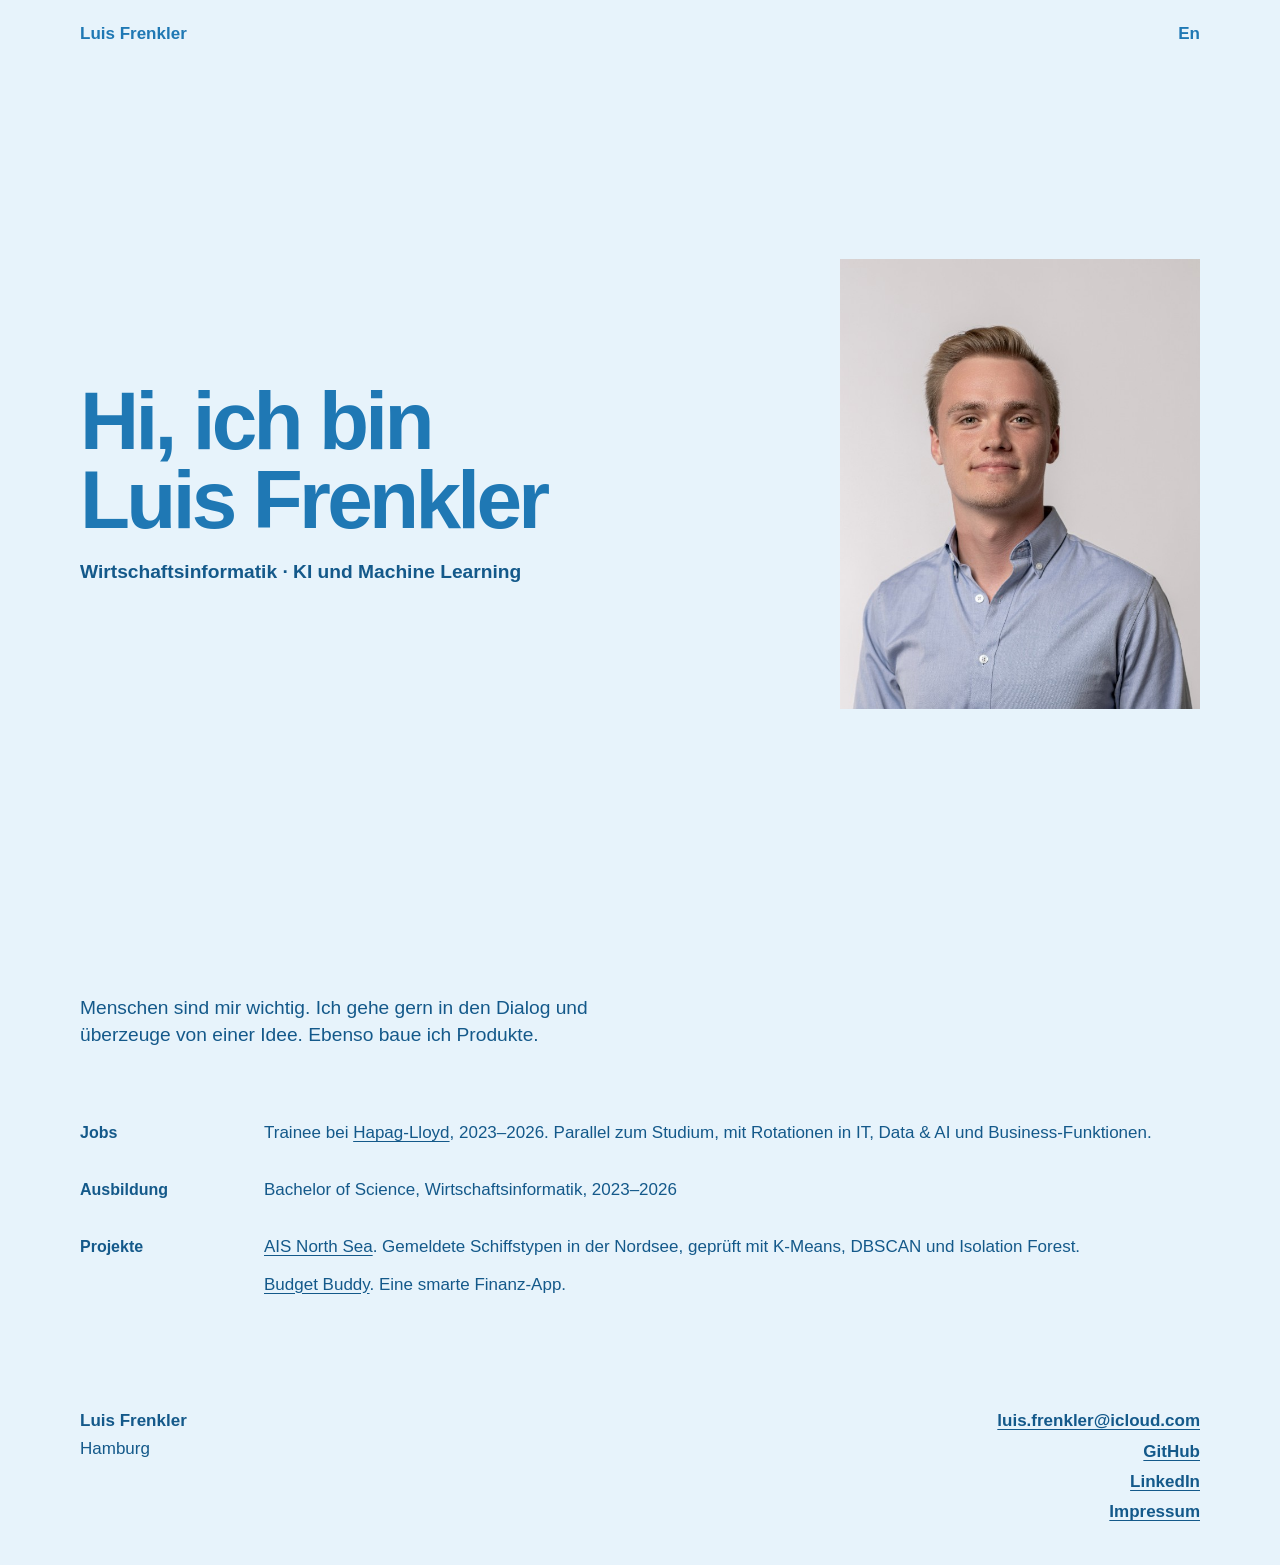
<file: index.html>
<!DOCTYPE html>
<html lang="de">
<head>
  <meta charset="utf-8">
  <meta name="viewport" content="width=device-width, initial-scale=1">
  <title>Luis Frenkler</title>
  <meta name="description" content="Luis Frenkler. Dialog, Produkte, KI und Machine Learning.">
  <link rel="stylesheet" href="styles.css">
  <link rel="alternate" hreflang="en" href="en.html">
</head>
<body>
  <div class="page">
    <div class="first" id="top">
      <header>
        <a class="name" href="index.html">Luis Frenkler</a>
        <a class="lang" href="en.html" hreflang="en">En</a>
      </header>
      <section class="hero">
        <div>
          <h1>Hi, ich bin<br>Luis Frenkler</h1>
          <p class="role">Wirtschaftsinformatik · KI und Machine Learning</p>
        </div>
        <img class="portrait" src="portrait.jpg" alt="Luis Frenkler">
      </section>
    </div>

    <main>
      <p class="intro">
        Menschen sind mir wichtig. Ich gehe gern in den Dialog und überzeuge von einer Idee.
        Ebenso baue ich Produkte.
      </p>

      <section class="now">
        <h2>Jobs</h2>
        <p>Trainee bei <a href="https://www.hapag-lloyd.com/">Hapag-Lloyd</a>, 2023–2026. Parallel zum Studium, mit Rotationen in IT, Data &amp; AI und Business-Funktionen.</p>
        <h2>Ausbildung</h2>
        <p>Bachelor of Science, Wirtschaftsinformatik, 2023–2026</p>
        <h2>Projekte</h2>
        <div>
          <p>
            <a href="https://github.com/LuisFrenkler/ais-nordsee-anomaly-detection">AIS North Sea</a>.
            Gemeldete Schiffstypen in der Nordsee, geprüft mit K-Means, DBSCAN und Isolation Forest.
          </p>
          <p><a href="https://github.com/LuisFrenkler/budget-buddy">Budget Buddy</a>. Eine smarte Finanz-App.</p>
        </div>
      </section>
    </main>

    <footer>
      <div>
        <div>Luis Frenkler</div>
        <p class="place">Hamburg</p>
      </div>
      <ul>
        <li><a href="mailto:luis.frenkler@icloud.com">luis.frenkler@icloud.com</a></li>
        <li><a href="https://github.com/LuisFrenkler" rel="me">GitHub</a></li>
        <li><a href="https://www.linkedin.com/in/luisfrenkler/" rel="me">LinkedIn</a></li>
        <li><a href="impressum.html">Impressum</a></li>
      </ul>
    </footer>
  </div>
</body>
</html>
</file>
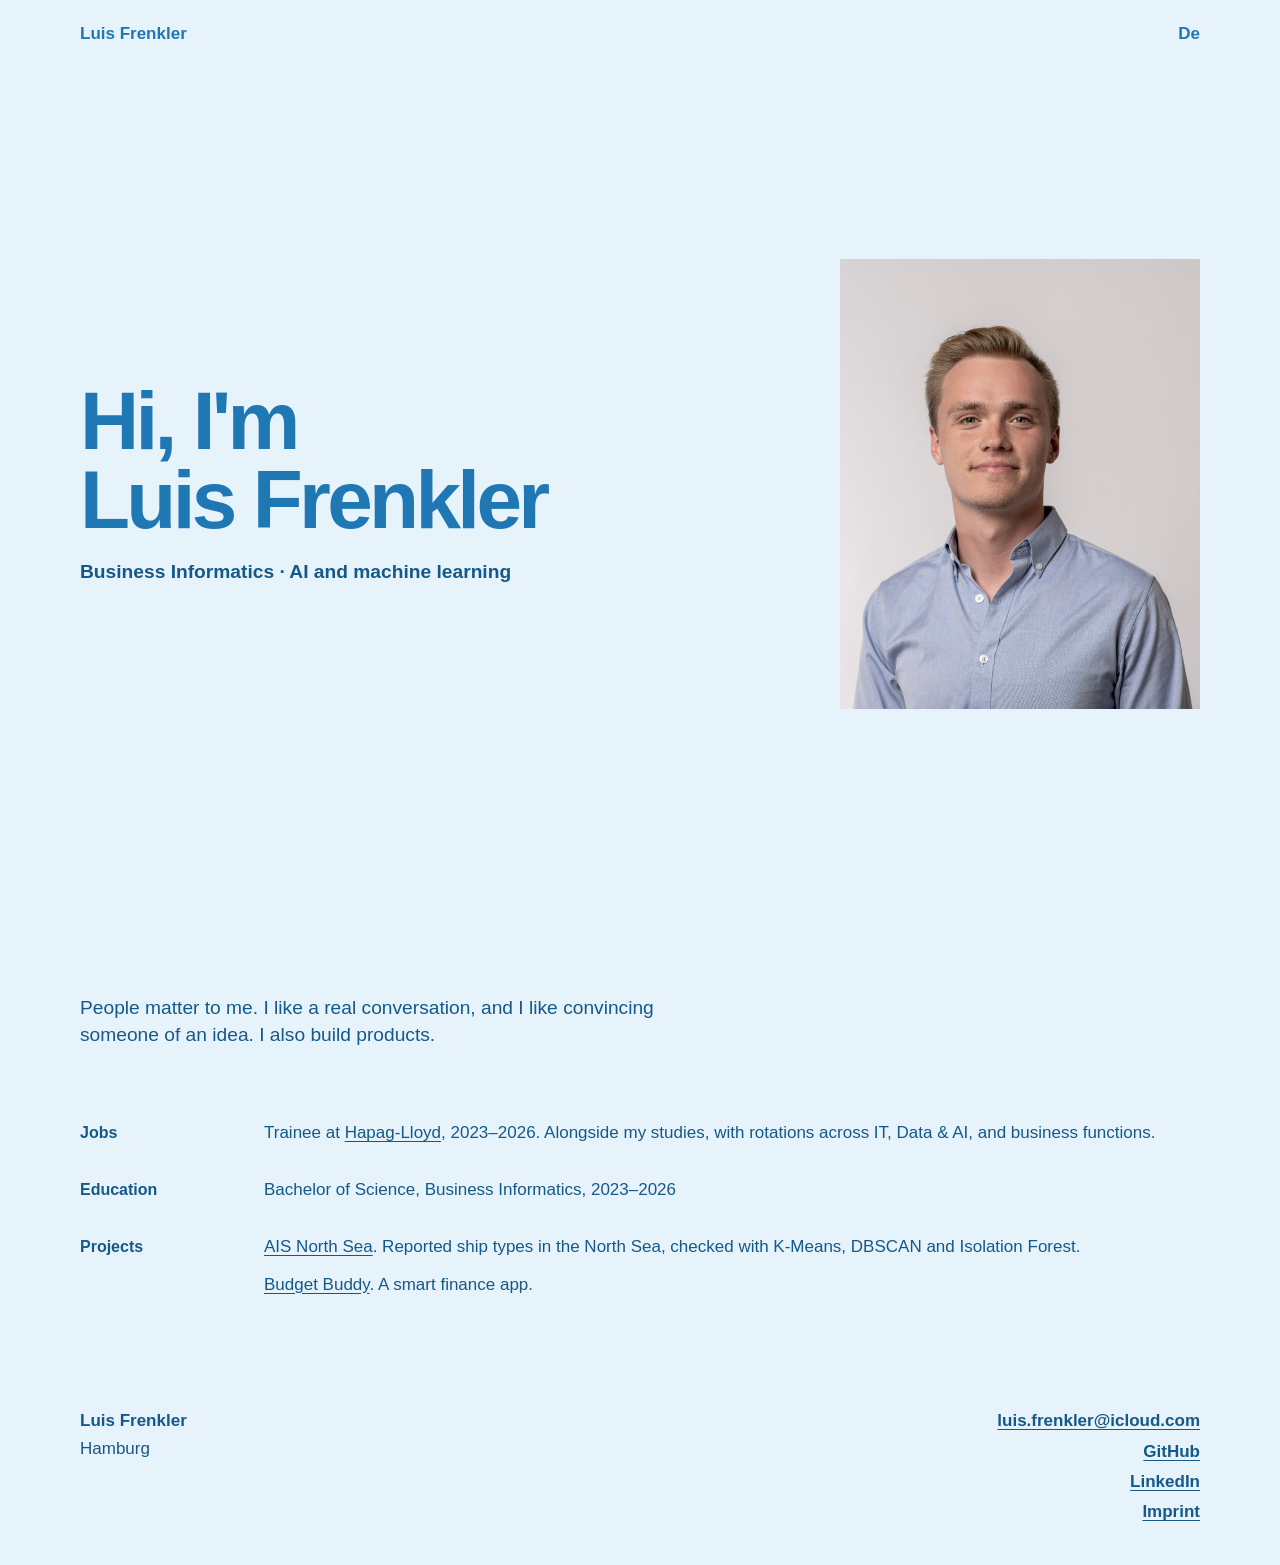
<file: en.html>
<!DOCTYPE html>
<html lang="en">
<head>
  <meta charset="utf-8">
  <meta name="viewport" content="width=device-width, initial-scale=1">
  <title>Luis Frenkler</title>
  <meta name="description" content="Luis Frenkler. Conversation, products, AI and machine learning.">
  <link rel="stylesheet" href="styles.css">
  <link rel="alternate" hreflang="de" href="index.html">
</head>
<body>
  <div class="page">
    <div class="first" id="top">
      <header>
        <a class="name" href="en.html">Luis Frenkler</a>
        <a class="lang" href="index.html" hreflang="de">De</a>
      </header>
      <section class="hero">
        <div>
          <h1>Hi, I'm<br>Luis Frenkler</h1>
          <p class="role">Business Informatics · AI and machine learning</p>
        </div>
        <img class="portrait" src="portrait.jpg" alt="Luis Frenkler">
      </section>
    </div>

    <main>
      <p class="intro">
        People matter to me. I like a real conversation, and I like convincing someone of an idea.
        I also build products.
      </p>

      <section class="now">
        <h2>Jobs</h2>
        <p>Trainee at <a href="https://www.hapag-lloyd.com/">Hapag-Lloyd</a>, 2023–2026. Alongside my studies, with rotations across IT, Data &amp; AI, and business functions.</p>
        <h2>Education</h2>
        <p>Bachelor of Science, Business Informatics, 2023–2026</p>
        <h2>Projects</h2>
        <div>
          <p>
            <a href="https://github.com/LuisFrenkler/ais-nordsee-anomaly-detection">AIS North Sea</a>.
            Reported ship types in the North Sea, checked with K-Means, DBSCAN and Isolation Forest.
          </p>
          <p><a href="https://github.com/LuisFrenkler/budget-buddy">Budget Buddy</a>. A smart finance app.</p>
        </div>
      </section>
    </main>

    <footer>
      <div>
        <div>Luis Frenkler</div>
        <p class="place">Hamburg</p>
      </div>
      <ul>
        <li><a href="mailto:luis.frenkler@icloud.com">luis.frenkler@icloud.com</a></li>
        <li><a href="https://github.com/LuisFrenkler" rel="me">GitHub</a></li>
        <li><a href="https://www.linkedin.com/in/luisfrenkler/" rel="me">LinkedIn</a></li>
        <li><a href="impressum.html">Imprint</a></li>
      </ul>
    </footer>
  </div>
</body>
</html>
</file>
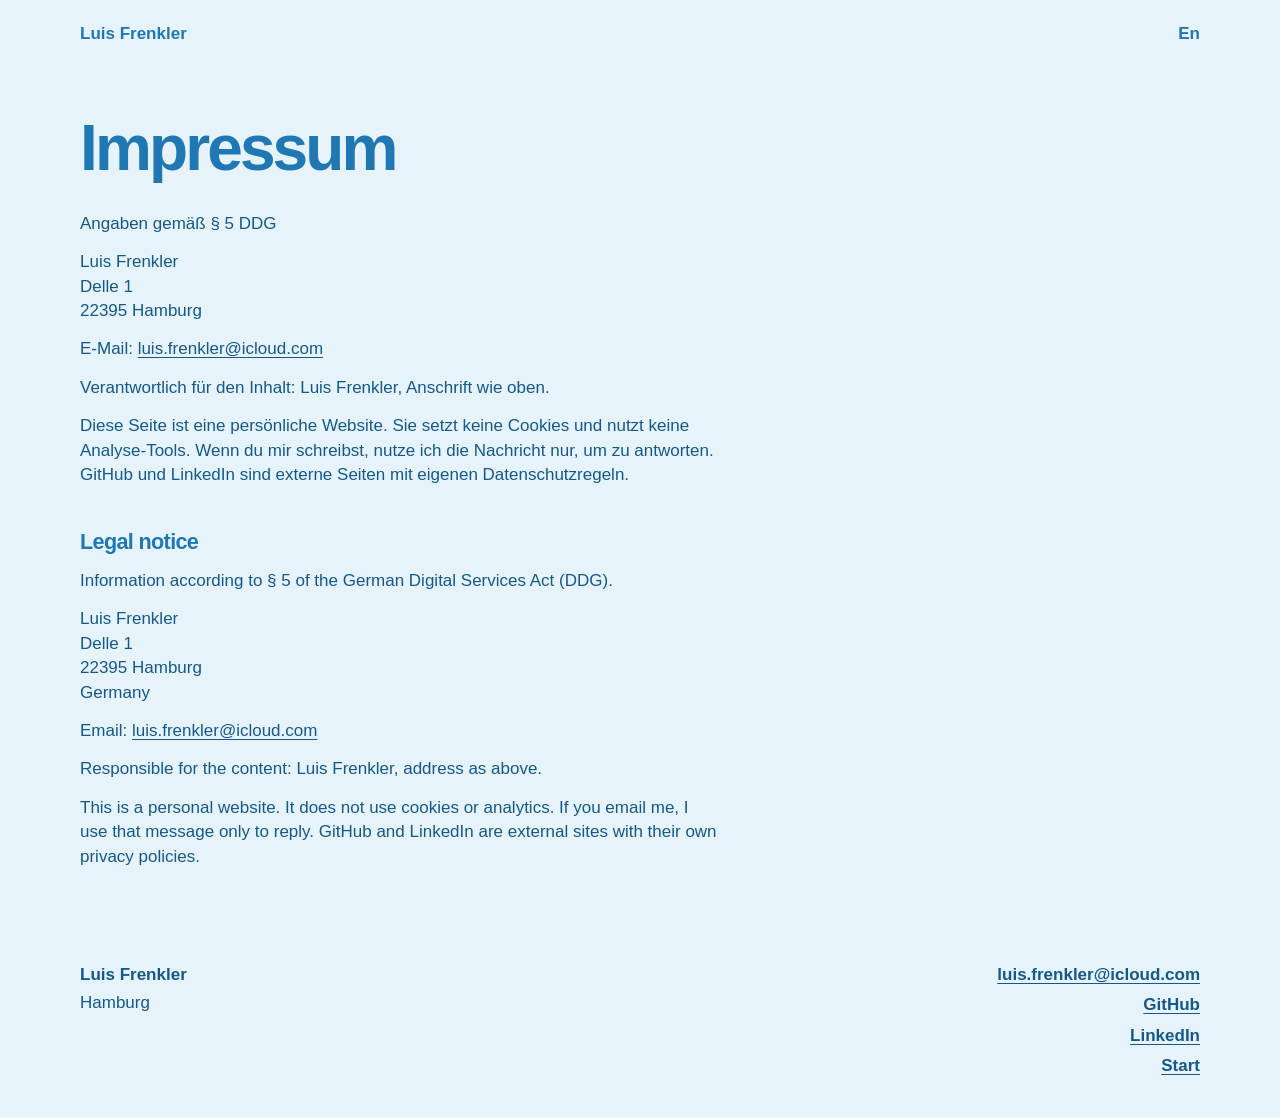
<file: impressum.html>
<!DOCTYPE html>
<html lang="de">
<head>
  <meta charset="utf-8">
  <meta name="viewport" content="width=device-width, initial-scale=1">
  <title>Impressum · Luis Frenkler</title>
  <meta name="description" content="Impressum und Kontakt von Luis Frenkler, Hamburg.">
  <link rel="stylesheet" href="styles.css">
</head>
<body>
  <div class="page">
    <header>
      <a class="name" href="index.html">Luis Frenkler</a>
      <a class="lang" href="en.html" hreflang="en">En</a>
    </header>

    <main class="legal">
      <h1>Impressum</h1>
      <p>Angaben gemäß § 5 DDG</p>
      <p>
        Luis Frenkler<br>
        Delle 1<br>
        22395 Hamburg
      </p>
      <p>E-Mail: <a href="mailto:luis.frenkler@icloud.com">luis.frenkler@icloud.com</a></p>
      <p>Verantwortlich für den Inhalt: Luis Frenkler, Anschrift wie oben.</p>
      <p>
        Diese Seite ist eine persönliche Website. Sie setzt keine Cookies und nutzt keine
        Analyse-Tools. Wenn du mir schreibst, nutze ich die Nachricht nur, um zu antworten.
        GitHub und LinkedIn sind externe Seiten mit eigenen Datenschutzregeln.
      </p>

      <h2>Legal notice</h2>
      <p>Information according to § 5 of the German Digital Services Act (DDG).</p>
      <p>
        Luis Frenkler<br>
        Delle 1<br>
        22395 Hamburg<br>
        Germany
      </p>
      <p>Email: <a href="mailto:luis.frenkler@icloud.com">luis.frenkler@icloud.com</a></p>
      <p>Responsible for the content: Luis Frenkler, address as above.</p>
      <p>
        This is a personal website. It does not use cookies or analytics. If you email me,
        I use that message only to reply. GitHub and LinkedIn are external sites with their
        own privacy policies.
      </p>
    </main>

    <footer>
      <div>
        <div>Luis Frenkler</div>
        <p class="place">Hamburg</p>
      </div>
      <ul>
        <li><a href="mailto:luis.frenkler@icloud.com">luis.frenkler@icloud.com</a></li>
        <li><a href="https://github.com/LuisFrenkler" rel="me">GitHub</a></li>
        <li><a href="https://www.linkedin.com/in/luisfrenkler/" rel="me">LinkedIn</a></li>
        <li><a href="index.html">Start</a></li>
      </ul>
    </footer>
  </div>
</body>
</html>
</file>
<file: styles.css>
:root {
  --bg: #e7f3fb;
  --ink: #14598a;
  --blue: #1f78b4;
}

* { box-sizing: border-box; }

body {
  margin: 0;
  background: var(--bg);
  color: var(--ink);
  font-family: "Avenir Next", "Segoe UI", sans-serif;
  font-size: 1.0625rem;
  line-height: 1.45;
}

a {
  color: inherit;
  text-underline-offset: 0.16em;
}

a:hover { color: var(--blue); }

.page {
  width: min(1120px, calc(100% - 3rem));
  margin: 0 auto;
  padding: 1.35rem 0 2.5rem;
}

header {
  display: flex;
  justify-content: space-between;
  align-items: baseline;
  gap: 1rem;
}

.first {
  min-height: 100svh;
  display: flex;
  flex-direction: column;
}

.name,
.lang {
  font-weight: 700;
  text-decoration: none;
  color: var(--blue);
}

.hero {
  flex: 1;
  display: grid;
  grid-template-columns: 1.15fr 0.85fr;
  align-items: center;
  gap: 2.5rem;
}

h1 {
  margin: 0;
  color: var(--blue);
  font-size: clamp(3.1rem, 6.4vw, 5.35rem);
  font-weight: 700;
  letter-spacing: -0.045em;
  line-height: 0.96;
}

.role {
  margin: 1.15rem 0 0;
  font-size: 1.2rem;
  font-weight: 600;
}

.portrait {
  width: min(100%, 360px);
  aspect-ratio: 4 / 5;
  justify-self: end;
  object-fit: cover;
  object-position: 58% 20%;
}

.intro {
  max-width: 36rem;
  margin: 4.5rem 0;
  font-size: 1.2rem;
}

.now {
  display: grid;
  grid-template-columns: 9.5rem 1fr;
  gap: 2rem 2rem;
  margin: 0 0 7rem;
}

.now h2 {
  margin: 0;
  font-size: 1rem;
  font-weight: 600;
}

.now p { margin: 0; }
.now p + p { margin-top: 0.85rem; }

.legal {
  max-width: 40rem;
  padding: 4.5rem 0 5rem;
}

.legal h1 {
  font-size: clamp(2.6rem, 5vw, 4rem);
  margin-bottom: 2rem;
}

.legal h2 {
  margin: 2.4rem 0 0.7rem;
  color: var(--blue);
  font-size: 1.35rem;
  font-weight: 700;
  letter-spacing: -0.03em;
}

.legal p { margin: 0 0 0.85rem; }

footer {
  display: flex;
  justify-content: space-between;
  gap: 2rem;
  align-items: start;
  font-weight: 600;
}

footer ul {
  list-style: none;
  margin: 0;
  padding: 0;
  text-align: right;
}

footer li + li { margin-top: 0.35rem; }

.place {
  margin: 0.2rem 0 0;
  font-weight: 400;
}

@media (max-width: 760px) {
  .first { min-height: 0; }

  .hero {
    min-height: 0;
    flex: none;
    grid-template-columns: 1fr;
    padding: 1.5rem 0 2.5rem;
  }

  .portrait {
    order: -1;
    width: 210px;
    justify-self: start;
  }

  h1 { font-size: clamp(2.7rem, 12vw, 3.6rem); }

  .now {
    grid-template-columns: 1fr;
    gap: 0.7rem;
    margin-bottom: 4rem;
  }

  .legal { padding-top: 2.5rem; }
}
</file>
